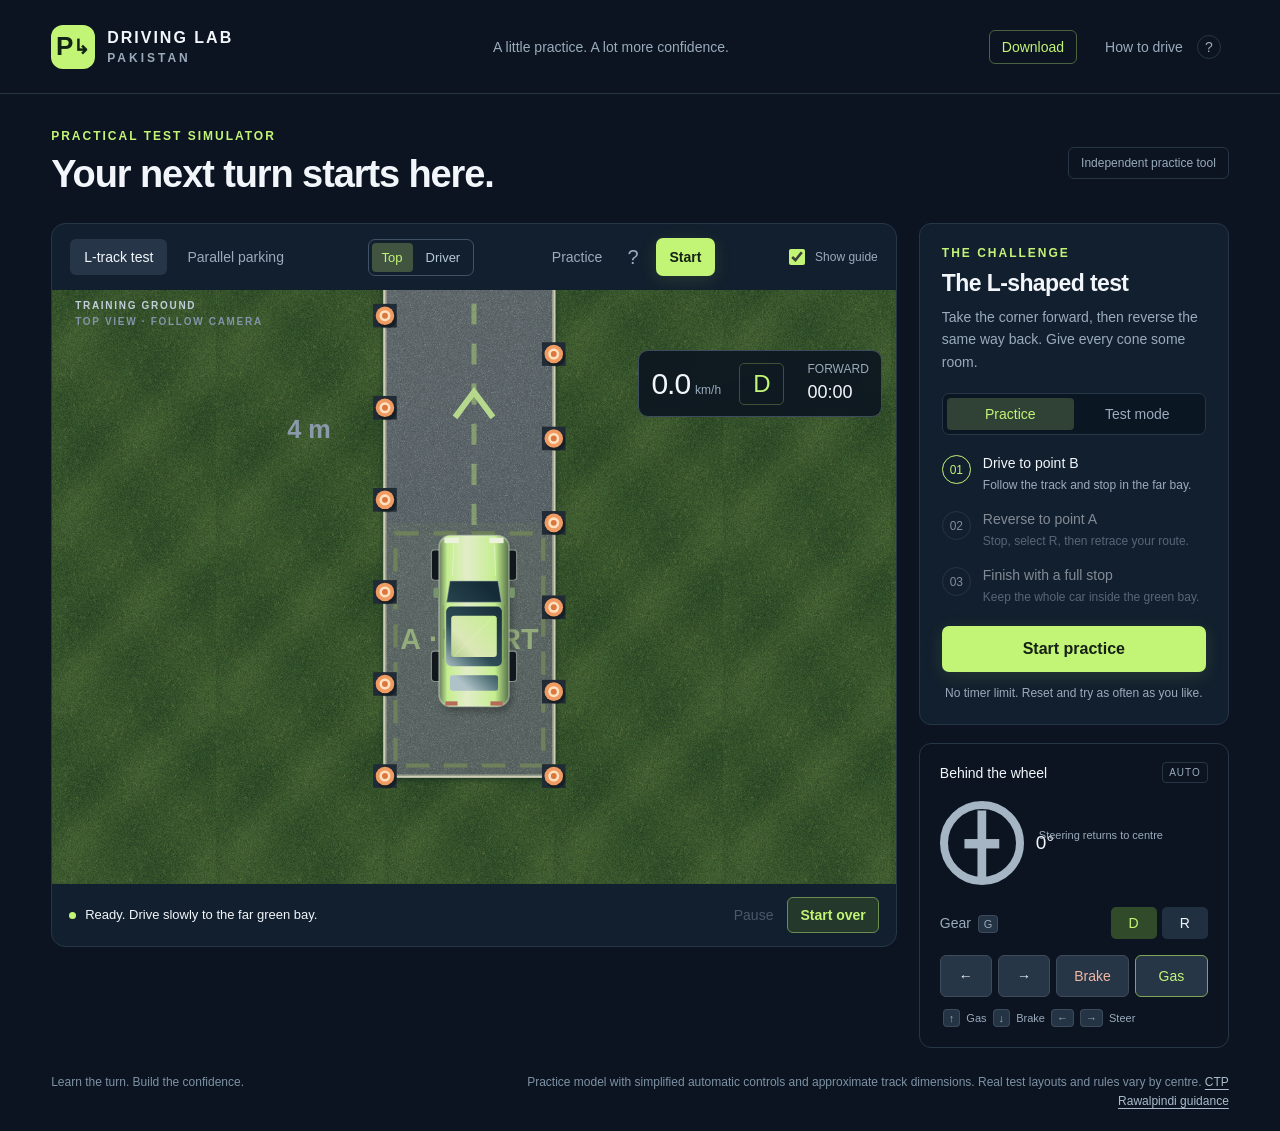
<file: index.html>
<!doctype html>
<html lang="en"><head><meta charset="utf-8"><meta name="viewport" content="width=device-width,initial-scale=1"><meta name="theme-color" content="#0a1420"><meta name="description" content="Practice Pakistan's L-shaped driving test and parallel parking with an interactive car simulator."><title>Pakistan Driving Lab</title><link rel="stylesheet" href="style.css"><link rel="icon" type="image/svg+xml" href="data:image/svg+xml,%3Csvg%20xmlns%3D%22http%3A%2F%2Fwww.w3.org%2F2000%2Fsvg%22%20viewBox%3D%220%200%2032%2032%22%3E%3Crect%20width%3D%2232%22%20height%3D%2232%22%20rx%3D%228%22%20fill%3D%22%23c2f476%22%2F%3E%3Cpath%20d%3D%22M10%207v18h15%22%20fill%3D%22none%22%20stroke%3D%22%23142114%22%20stroke-width%3D%225%22%2F%3E%3Cpath%20d%3D%22M10%209v14h12%22%20fill%3D%22none%22%20stroke%3D%22%23c2f476%22%20stroke-width%3D%221%22%20stroke-dasharray%3D%222%202%22%2F%3E%3C%2Fsvg%3E"></head>
<body><div id="appShell"><header><a class="brand" href="./"><span class="brandmark">P<span>↳</span></span><span>DRIVING LAB<small>PAKISTAN</small></span></a><span class="header-note">A little practice. A lot more confidence.</span><a class="download-link" href="Pakistan-Driving-Simulator.html" download>Download</a><button id="help" class="quiet">How to drive <span>?</span></button></header>
<main><div class="intro"><div><p class="eyebrow">PRACTICAL TEST SIMULATOR</p><h1>Your next turn starts here.</h1></div><span class="practice-tag">Independent practice tool</span></div>
<div class="workspace"><section class="sim" aria-label="Driving simulator"><div class="simbar"><div class="tabs" role="group" aria-label="Select course"><button id="lcourse" class="selected">L-track test</button><button id="parking">Parallel parking</button></div><div class="view-switch"><button id="topView" class="selected">Top</button><button id="driverView">Driver</button><button id="lookBack" hidden>Look back</button></div><div class="game-actions"><button id="gameMode" class="quiet">Practice</button><button id="gameHelp" class="quiet" aria-label="Driving instructions">?</button><button id="gameStart" class="primary">Start</button></div><label class="guide"><input type="checkbox" id="guides" checked> Show guide</label></div><div class="viewport"><canvas id="course" aria-label="Overhead driving course; use arrow keys to steer and accelerate"></canvas><div class="map-label">TRAINING GROUND <span id="cameraLabel">TOP VIEW · FOLLOW CAMERA</span></div><div class="live-tag" id="live">READY TO DRIVE</div><div class="overlay" id="result" hidden><div><p class="eyebrow" id="resultKicker"></p><h2 id="resultTitle"></h2><p id="resultText"></p><button id="retry" class="primary">Try again</button></div></div><div class="telemetry"><div><strong id="speed">0.0</strong><span>km/h</span></div><div class="gear-display" id="gearDisplay">D</div><div><span id="phase">FORWARD</span><small id="clock">00:00</small></div></div></div><div class="bottom-strip"><span><i class="dot"></i><span id="statusText">Ready. Drive slowly to the far green bay.</span></span><button id="pause" class="quiet" disabled>Pause</button><button id="reset" class="quiet" aria-label="Return to start and clear the current run">Start over</button></div></section>
<aside><div class="lesson"><p class="eyebrow">THE CHALLENGE</p><h2 id="lessonTitle">The L-shaped test</h2><p id="lessonDesc">Take the corner forward, then reverse the same way back. Give every cone some room.</p><div class="mode" role="group" aria-label="Driving mode"><button id="practice" class="selected">Practice</button><button id="exam">Test mode</button></div><ol class="steps"><li id="step1" class="active"><span>01</span><div><strong id="step1Title">Drive to point B</strong><small id="step1Desc">Follow the track and stop in the far bay.</small></div></li><li id="step2"><span>02</span><div><strong id="step2Title">Reverse to point A</strong><small id="step2Desc">Stop, select R, then retrace your route.</small></div></li><li id="step3"><span>03</span><div><strong>Finish with a full stop</strong><small>Keep the whole car inside the green bay.</small></div></li></ol><button id="start" class="primary">Start practice</button><p class="mode-info" id="modeInfo">No timer limit. Reset and try as often as you like.</p></div><div class="controls"><div class="controls-title"><h3>Behind the wheel</h3><span>AUTO</span></div><div class="steering"><div id="wheel" role="slider" tabindex="0" aria-label="Drag steering wheel left or right" aria-valuemin="-100" aria-valuemax="100" aria-valuenow="0">╋</div><span id="steerValue">0°</span><small>Steering returns to centre</small></div><div class="gear-row"><span>Gear <kbd>G</kbd></span><div><button class="selected" id="drive">D</button><button id="reverse">R</button></div></div><div class="touch-controls"><button data-control="left" aria-label="Steer left">←</button><button data-control="right" aria-label="Steer right">→</button><button data-control="brake" class="brake">Brake</button><button data-control="gas" class="gas">Gas</button></div><p class="keyhelp"><kbd>↑</kbd> Gas <kbd>↓</kbd> Brake <kbd>←</kbd><kbd>→</kbd> Steer</p></div></aside></div>
<footer><span>Learn the turn. Build the confidence.</span><p>Practice model with simplified automatic controls and approximate track dimensions. Real test layouts and rules vary by centre. <a href="https://ctprwp.gop.pk/public-services/driving-test-prepration/" target="_blank" rel="noopener">CTP Rawalpindi guidance</a></p></footer></main>
<div class="mobile-dock" aria-label="Mobile driving controls"><div class="thumb-group"><span>STEER</span><div id="thumbSteer" class="thumb-pad" role="slider" tabindex="0" aria-label="Rotate steering wheel" aria-valuemin="-100" aria-valuemax="100" aria-valuenow="0" aria-valuetext="Centred"><span id="thumbKnob" class="thumb-knob" aria-hidden="true"><i class="wheel-marker"></i><i class="wheel-spoke left-spoke"></i><i class="wheel-spoke right-spoke"></i><i class="wheel-spoke bottom-spoke"></i><i class="wheel-hub"></i></span></div></div><div class="mobile-pedals"><button id="mobileBrake" class="mobile-brake" data-control="brake">Brake</button><div class="direction-pedals"><button id="mobileForward" data-direction="1" class="forward-pedal"><b>↑</b><span>Forward</span></button><button id="mobileReverse" data-direction="-1" class="reverse-pedal"><b>↓</b><span>Reverse</span></button></div><small>HOLD TO MOVE</small></div></div><dialog id="helpDialog"><button id="closeHelp" class="close" aria-label="Close instructions">×</button><p class="eyebrow">QUICK START</p><h2>Slow is smooth.</h2><p>Tap <b>Start</b> or hold <b>Forward</b>, then hold <kbd>↑</kbd> to accelerate. Use <kbd>←</kbd> and <kbd>→</kbd> to steer. Hold <kbd>↓</kbd> or <kbd>Space</kbd> to brake.</p><p>Stop before changing gear. Press <kbd>G</kbd> or select <b>D / R</b>. In reverse, keep using the gas pedal: steering direction acts on the front wheels, so the rear swings the other way.</p><p>Choose Top for a close overhead follow camera, or Driver for a view through the windscreen with live left and right side mirrors. Look back switches the driver camera behind you; selecting Reverse also shows the rear view. The mobile game uses a landscape layout. Rotate the bottom-left steering wheel by tracing a circle around its rim; in portrait, the game rotates sideways, so turn your phone for comfortable driving. Hold Forward or Reverse at the bottom right to move. Releasing Forward applies smooth automatic braking; use Brake to stop firmly. Changing direction brakes before switching gear. Release the thumb to centre the steering. The green bay is your destination; stop with your entire car inside it.</p><p>Test mode ends on a cone hit or track exit. The L-track allows one forward adjustment during the return. Its 3-minute timer is a simulator challenge setting, not an official time limit.</p><button id="gotIt" class="primary">Got it</button></dialog></div><script src="app.js"></script></body></html>
</file>
<file: style.css>
:root{color-scheme:dark;--bg:#0b1420;--panel:#121f2e;--line:#263647;--muted:#9aabbc;--white:#f2f6fb;--green:#c2f476;--font:'DM Sans',sans-serif}*{box-sizing:border-box}body{margin:0;background:var(--bg);color:var(--white);font-family:var(--font);font-size:16px}button,a,input{touch-action:manipulation}button{font:inherit;cursor:pointer;border:0;color:inherit}button:disabled{opacity:.4;cursor:default}button:focus-visible,a:focus-visible,input:focus-visible{outline:3px solid var(--green);outline-offset:4px}header{height:94px;border-bottom:1px solid var(--line);display:flex;align-items:center;justify-content:space-between;padding:0 4%;gap:20px}.brand{display:flex;align-items:center;gap:12px;color:var(--white);text-decoration:none;font-family:Manrope,sans-serif;font-weight:800;letter-spacing:2px;font-size:16px}.brand small{display:block;color:var(--muted);font-size:12px;letter-spacing:3px;margin-top:4px}.brandmark{background:var(--green);color:#112315;display:flex;align-items:center;justify-content:center;border-radius:12px;height:44px;width:44px;letter-spacing:0;font-size:26px}.brandmark span{font-size:20px}.header-note{font-size:14px;color:var(--muted)}.quiet{background:transparent;color:var(--muted);font-size:14px;padding:8px}#help span{display:inline-flex;border:1px solid var(--line);width:24px;height:24px;align-items:center;justify-content:center;border-radius:50%;margin-left:10px}main{max-width:1560px;margin:auto;padding:35px 4% 20px}.intro{display:flex;justify-content:space-between;align-items:center;margin-bottom:27px;gap:20px}.eyebrow{color:var(--green);font-weight:700;font-size:12px;letter-spacing:2px;margin:0 0 10px}h1{font-family:Manrope,sans-serif;font-size:clamp(26px,3vw,38px);font-weight:700;letter-spacing:-1.1px;margin:0}.practice-tag{font-size:12px;color:var(--muted);border:1px solid var(--line);padding:8px 12px;border-radius:6px}.workspace{display:grid;grid-template-columns:minmax(0,1fr) 310px;gap:22px;align-items:start}.sim{border:1px solid var(--line);border-radius:14px;overflow:hidden;background:var(--panel)}.simbar{display:flex;justify-content:space-between;align-items:center;padding:14px 18px;gap:12px}.tabs{display:flex;gap:6px}.tabs button{padding:10px 14px;background:transparent;font-size:14px;color:var(--muted);border-radius:6px}.tabs button.selected{color:var(--white);background:#263648}.guide{display:flex;align-items:center;gap:7px;font-size:12px;color:var(--muted);white-space:nowrap}input{accent-color:var(--green);height:16px;width:16px}.viewport{position:relative;background:#253443;aspect-ratio:1.42;min-height:360px}canvas{display:block;width:100%;height:100%}.map-label{position:absolute;top:22px;left:23px;font-size:11px;color:#c2cdda;font-weight:600;letter-spacing:1.7px;pointer-events:none}.map-label span{display:block;margin-top:5px;color:#8194a8;font-size:10px}.live-tag{position:absolute;top:22px;right:22px;border:1px solid #597143;color:#d2f2a8;background:#22382ad9;padding:7px 9px;font-size:10px;letter-spacing:1.2px;border-radius:4px;pointer-events:none}.telemetry{position:absolute;bottom:20px;left:20px;background:#0b1420e8;backdrop-filter:blur(12px);border:1px solid #3d4c5d;border-radius:10px;display:flex;align-items:center;gap:18px;padding:14px 20px;pointer-events:none}.telemetry strong{font-size:30px;font-weight:500;letter-spacing:-1px}.telemetry span{font-size:12px;color:var(--muted);margin-left:5px}.telemetry .gear-display{font-size:24px;color:var(--green);border:1px solid #405035;padding:6px 13px;border-radius:5px}.telemetry small{display:block;font-size:18px;margin:5px}.bottom-strip{display:flex;align-items:center;padding:13px 17px;gap:6px;font-size:13px;min-height:60px}.bottom-strip>span{flex:1;display:flex;gap:9px;align-items:center;line-height:1.5}.dot{width:7px;height:7px;background:var(--green);border-radius:50%;flex-shrink:0}aside{display:flex;flex-direction:column;gap:18px}.lesson{background:var(--panel);border:1px solid var(--line);border-radius:12px;padding:22px}.lesson h2{font-family:Manrope,sans-serif;font-size:23px;letter-spacing:-.6px;margin:0 0 9px}.lesson>p:not(.eyebrow){color:var(--muted);font-size:14px;line-height:1.6;margin:0}.mode{display:flex;background:#0b1623;border:1px solid var(--line);border-radius:7px;padding:4px;margin:20px 0}.mode button{background:transparent;flex:1;padding:8px;color:var(--muted);font-size:14px;border-radius:4px}.mode button.selected{background:#304235;color:var(--green)}.steps{list-style:none;padding:0;margin:0 0 20px}.steps li{display:flex;gap:12px;margin:17px 0;opacity:.5}.steps li.active,.steps li.done{opacity:1}.steps li>span{font-family:Manrope,sans-serif;font-size:12px;border:1px solid #3a4a59;border-radius:50%;width:29px;height:29px;display:flex;align-items:center;justify-content:center;flex-shrink:0}.steps li.active>span{border-color:var(--green);color:var(--green)}.steps li.done>span{background:#354b31;color:var(--green)}.steps strong{font-size:14px;font-weight:500;display:block}.steps small{display:block;color:var(--muted);font-size:12px;line-height:1.5;margin-top:5px}.primary{background:var(--green);color:#142114;font-weight:700;border-radius:7px;padding:13px 20px;min-height:46px;box-shadow:0 4px 18px #b9ef6820}.lesson>.primary{width:100%}.lesson>p.mode-info{font-size:12px;text-align:center;line-height:1.5;margin-top:12px}.controls{border:1px solid var(--line);border-radius:12px;padding:18px 20px}.controls-title{display:flex;align-items:center;justify-content:space-between}.controls-title h3{font-size:14px;font-weight:500;margin:0}.controls-title>span{font-size:10px;letter-spacing:1px;color:var(--muted);border:1px solid var(--line);padding:4px 6px;border-radius:4px}.steering{display:flex;align-items:center;gap:12px;position:relative;padding:18px 0 22px}#wheel{height:43px;width:43px;border:4px solid #a5b5c4;display:flex;align-items:center;justify-content:center;border-radius:50%;font-size:31px;color:#a5b5c4}#steerValue{font-size:19px}.steering small{position:absolute;left:56px;top:46px;font-size:11px;color:var(--muted)}.gear-row{display:flex;justify-content:space-between;align-items:center;font-size:14px;margin-bottom:16px}.gear-row>span{color:var(--muted)}kbd{background:#243445;border:1px solid #3c4a59;padding:2px 5px;font-family:inherit;font-size:11px;border-radius:4px;margin:0 3px}.gear-row>div{display:flex;gap:5px}.gear-row button{padding:8px 18px;background:#203041;border-radius:5px}.gear-row button.selected{background:#314b2a;color:var(--green)}.touch-controls{display:grid;grid-template-columns:1fr 1fr 1.4fr 1.4fr;gap:6px}.touch-controls button{background:#263647;border:1px solid #3e4b5a;padding:12px 5px;font-size:14px;border-radius:6px;user-select:none;touch-action:none}.touch-controls button.held{background:#6e8e56;color:#fff}.touch-controls .gas{border-color:#7fa558;color:var(--green)}.touch-controls .brake{color:#efb6a4}.keyhelp{font-size:11px;color:var(--muted);margin:12px 0 0;line-height:1.8}footer{display:flex;justify-content:space-between;gap:40px;margin-top:25px;color:#7e92a5;font-size:12px;line-height:1.6}footer>span{white-space:nowrap}footer p{max-width:710px;margin:0;text-align:right}footer a{color:#aabcce;text-underline-offset:3px}.overlay{position:absolute;inset:0;background:#0b142080;backdrop-filter:blur(3px);display:grid;place-items:center;z-index:2;padding:20px}.overlay[hidden]{display:none}.overlay>div{background:#142230;border:1px solid #55663f;padding:30px;max-width:380px;border-radius:12px;text-align:center;box-shadow:0 20px 60px #0005}.overlay h2{font-size:28px;letter-spacing:-1px;margin:8px 0}.overlay p:not(.eyebrow){color:var(--muted);font-size:14px;line-height:1.7}dialog{border:1px solid #46596c;border-radius:15px;padding:32px;background:var(--panel);color:var(--white);max-width:520px;width:calc(100% - 36px)}dialog::backdrop{background:#040b12bd;backdrop-filter:blur(4px)}dialog h2{font-size:30px;margin:8px 0 20px}dialog p{line-height:1.7;font-size:15px;color:var(--muted)}dialog .eyebrow{color:var(--green);font-size:12px}.close{position:absolute;top:13px;right:14px;background:transparent;color:var(--muted);font-size:26px}@media(min-width:1450px){.viewport{aspect-ratio:1.65}}@media(max-width:1000px){.workspace{grid-template-columns:minmax(0,1fr) 280px;gap:16px}main{padding:26px 3%}header{padding:0 3%}.header-note{display:none}.viewport{aspect-ratio:1.1}.lesson{padding:18px}.simbar{padding:10px}.tabs button{padding:10px}.guide{font-size:11px}}@media(max-width:760px){header{height:76px}.intro{margin-bottom:20px}.intro h1{font-size:25px}.practice-tag{display:none}.workspace{grid-template-columns:1fr}.viewport{aspect-ratio:1.25;min-height:290px}aside{display:grid;grid-template-columns:1fr 1fr;gap:12px}.lesson,.controls{padding:16px}.lesson h2{font-size:21px}.steps{margin-bottom:12px}.steps li{margin:12px 0}.map-label{left:13px;top:14px}.live-tag{top:14px;right:13px}.telemetry{left:12px;bottom:12px;padding:10px 12px;gap:12px}.telemetry strong{font-size:25px}footer{display:block}footer>span{display:none}footer p{text-align:left;max-width:none}.keyhelp{display:none}}@media(max-width:450px){aside{grid-template-columns:1fr}.controls{order:-1}.steering{padding:10px 0 20px}.steering small{top:37px}.controls-title{float:right;margin-top:8px}.gear-row{margin-top:-8px}.touch-controls button{padding:15px 8px}.tabs button{font-size:12px}.simbar{gap:4px}.bottom-strip{font-size:12px;padding:10px}.map-label{font-size:9px}.live-tag{font-size:8px}.lesson .steps{display:flex;gap:10px}.steps li{flex:1;display:block}.steps li>span{margin-bottom:8px}.steps small{font-size:11px}.steps strong{font-size:12px}}
.download-link{color:var(--green);text-decoration:none;border:1px solid #4a6240;border-radius:6px;font-size:14px;padding:8px 12px;margin-left:auto}.header-note{margin-left:auto}.mobile-dock{display:none}.thumb-pad{position:relative;border-radius:50%;background:radial-gradient(circle,#253d49 0%,#172b38 70%);border:2px solid #536b78;width:116px;height:116px;touch-action:none;user-select:none;box-shadow:0 8px 26px #0005;cursor:grab}.thumb-pad:active{cursor:grabbing}.thumb-pad:focus-visible{outline:3px solid var(--green);outline-offset:4px}.thumb-knob{position:absolute;left:calc(50% - 24px);top:calc(50% - 24px);width:48px;height:48px;display:grid;place-items:center;border:3px solid #b1d092;border-radius:50%;background:#425e46;color:var(--green);font-size:31px;box-shadow:0 3px 12px #0005;pointer-events:none;transition:transform .16s ease}.thumb-pad.dragging .thumb-knob{transition:none}.stick-axis{position:absolute;top:50%;left:14px;right:14px;height:1px;background:#63807955}.stick-mark{position:absolute;top:42px;font-size:24px;color:#91a7b3;pointer-events:none}.left-mark{left:8px}.right-mark{right:8px}.thumb-group>span{display:block;text-align:center;font-size:11px;letter-spacing:2px;color:#adbfcc;margin-bottom:8px}.mobile-pedals{width:152px}.mobile-pedals button{touch-action:none;user-select:none;border-radius:9px;min-height:44px;border:1px solid #80975f;background:#243c2d;color:var(--green);font-weight:600}.mobile-pedals .mobile-brake{width:100%;background:#38282c;color:#ffc0ae;border-color:#856057;margin-bottom:8px}.direction-pedals{display:flex;gap:8px}.direction-pedals button{flex:1;display:flex;flex-direction:column;align-items:center;justify-content:center;min-height:70px;gap:3px;font-size:12px}.direction-pedals b{font-size:24px;line-height:1}.direction-pedals .reverse-pedal{background:#25364b;border-color:#6f899b;color:#c0d7ed}.mobile-pedals button.held{background:#6d914a;color:#0b1b12;border-color:#d1f58b;transform:scale(.97)}.mobile-pedals .mobile-brake.held{background:#bd7160;color:white}.mobile-pedals small{display:block;text-align:center;font-size:10px;color:#9fb3c2;letter-spacing:1px;margin-top:7px}.thumb-pad[aria-disabled="true"]{opacity:.5}
@media(max-width:900px) and (pointer:coarse),(max-width:760px){body{padding-bottom:180px}.mobile-dock{display:flex;position:fixed;z-index:9;bottom:0;left:0;right:0;align-items:flex-end;justify-content:space-between;padding:12px max(16px,env(safe-area-inset-right)) max(14px,env(safe-area-inset-bottom)) max(16px,env(safe-area-inset-left));background:linear-gradient(0deg,#0a1420 75%,#0a1420ee 90%,transparent);pointer-events:none}.mobile-dock>div{pointer-events:auto}.controls .touch-controls,.controls .steering{display:none}.controls .gear-row{margin-top:14px;margin-bottom:0}.controls-title{float:none;margin:0}.controls{order:0}.mobile-playing .sim{position:fixed;z-index:7;inset:0 0 174px;border-radius:0;display:flex;flex-direction:column}.mobile-playing .viewport{flex:1;min-height:0;aspect-ratio:auto}.mobile-playing .simbar{flex-shrink:0;padding-top:max(10px,env(safe-area-inset-top));min-height:54px}.mobile-playing .bottom-strip{flex-shrink:0;min-height:58px;background:var(--panel)}.mobile-playing .telemetry{left:auto;right:10px;bottom:10px;padding:7px 10px;gap:8px}.mobile-playing .telemetry strong{font-size:22px}.mobile-playing .telemetry .gear-display{font-size:18px;padding:4px 8px}.mobile-playing .telemetry small{font-size:14px}.mobile-playing .overlay>div{padding:18px}.mobile-playing .overlay h2{font-size:24px}.mobile-playing .overlay p:not(.eyebrow){font-size:13px}.mobile-playing .lesson,.mobile-playing .controls{visibility:hidden}.header-note{display:none}header{gap:8px}.download-link{font-size:12px;padding:7px 9px}#help{font-size:12px}#help span{display:none}}
@media(max-height:500px) and (pointer:coarse){.mobile-playing .sim{bottom:126px}.mobile-dock{padding-top:0}.thumb-group>span{display:none}.thumb-pad{height:96px;width:96px}.mobile-pedals{display:grid;width:220px;grid-template-columns:64px 1fr;gap:8px}.mobile-pedals .mobile-brake{height:74px;margin:0;align-self:center}.mobile-pedals small{display:none}.mobile-playing .simbar{min-height:44px}.mobile-playing .bottom-strip{min-height:44px;padding:5px 12px}.map-label,.live-tag{top:8px}}
.game-actions{display:flex;align-items:center;gap:5px}.game-actions .primary{padding:8px 14px;min-height:38px;font-size:14px}#wheel{touch-action:none;cursor:grab;user-select:none}#wheel:focus-visible{outline:3px solid var(--green);outline-offset:4px}.viewport{background:#315d3e}.game-actions #gameHelp{font-size:20px;padding:7px 12px}
@media(pointer:coarse),(max-width:900px){html,body{width:100%;height:100%;overflow:hidden;overscroll-behavior:none}body{padding:0}#appShell{position:fixed;inset:0;width:100dvw;height:100dvh;overflow:hidden;background:var(--bg)}header,.intro,aside,footer{display:none}main{padding:0;max-width:none}.workspace{display:block}.sim,.mobile-playing .sim{position:absolute;inset:0;border:0;border-radius:0;display:flex;flex-direction:column;height:100%}.simbar,.mobile-playing .simbar{padding:6px 12px;min-height:50px;flex-shrink:0;gap:10px}.simbar .guide{margin-left:auto;font-size:12px}.tabs button{font-size:14px;padding:8px 12px}.viewport,.mobile-playing .viewport{flex:1;min-height:0;aspect-ratio:auto}.bottom-strip,.mobile-playing .bottom-strip{min-height:40px;padding:4px 140px;flex-shrink:0;gap:6px;background:var(--panel)}.bottom-strip>span{font-size:12px}.bottom-strip .quiet{min-height:36px}.mobile-dock{display:flex;position:absolute;inset:auto 12px 44px;z-index:9;align-items:flex-end;padding:0;background:none;pointer-events:none}.mobile-dock>div{pointer-events:auto}.thumb-pad{width:108px;height:108px;border-width:2px}.thumb-group>span{font-size:11px;margin-bottom:6px}.mobile-pedals{display:block;width:148px}.mobile-pedals .mobile-brake{height:38px;min-height:38px;margin:0 0 6px}.direction-pedals button{min-height:63px}.mobile-pedals small{display:none}.map-label{top:12px;left:12px;font-size:10px}.live-tag{top:12px;right:12px}.telemetry,.mobile-playing .telemetry{left:12px;right:auto;bottom:142px;padding:5px 8px;gap:7px}.telemetry strong,.mobile-playing .telemetry strong{font-size:20px}.telemetry .gear-display,.mobile-playing .telemetry .gear-display{font-size:17px;padding:3px 7px}.telemetry small,.mobile-playing .telemetry small{font-size:13px}.overlay{z-index:10;padding:14px 170px 14px 130px}.overlay>div,.mobile-playing .overlay>div{padding:16px;max-width:350px}.overlay h2{font-size:23px}.overlay p:not(.eyebrow){font-size:13px;line-height:1.45}.overlay .primary{min-height:38px;padding:8px 16px}dialog{max-height:90dvh;overflow:auto}}
@media(orientation:portrait) and (pointer:coarse),(orientation:portrait) and (max-width:900px){#appShell{inset:auto;left:50%;top:50%;width:100dvh;height:100dvw;transform:translate(-50%,-50%) rotate(90deg);transform-origin:center}.simbar,.mobile-playing .simbar{min-height:46px}.thumb-pad{width:96px;height:96px}.stick-mark{top:32px}.mobile-dock{bottom:42px}.telemetry,.mobile-playing .telemetry{bottom:127px}.bottom-strip,.mobile-playing .bottom-strip{padding:3px 120px;min-height:38px}dialog{transform:rotate(90deg);width:min(80dvh,520px);max-height:85dvw}}
@media(max-height:360px) and (orientation:landscape){.thumb-pad{width:90px;height:90px}.stick-mark{top:29px}.thumb-group>span{display:none}.mobile-pedals{width:138px}.direction-pedals button{min-height:50px}.telemetry,.mobile-playing .telemetry{bottom:115px}.simbar,.mobile-playing .simbar{min-height:44px}.bottom-strip,.mobile-playing .bottom-strip{min-height:36px}}
.view-switch{display:flex;gap:3px;border:1px solid #405366;padding:3px;border-radius:7px}.view-switch button{background:transparent;color:#b6c9d7;border-radius:4px;font-size:13px;padding:7px 10px;white-space:nowrap}.view-switch button.selected{background:#415440;color:var(--green)}.thumb-pad{border:0;background:#11233180;box-shadow:0 3px 16px #0005}.thumb-knob{left:8px;top:8px;width:calc(100% - 16px);height:calc(100% - 16px);border:6px solid #d0ddb4;background:#1b3024a8;color:#e1f1ce;box-shadow:inset 0 0 0 2px #6b835d,0 3px 10px #0005;transition:transform .08s linear}.thumb-pad.dragging .thumb-knob{transition:none}.wheel-marker{position:absolute;left:calc(50% - 3px);top:-6px;width:6px;height:11px;background:#93c94a;border-radius:2px}.wheel-hub{position:absolute;left:calc(50% - 13px);top:calc(50% - 13px);width:26px;height:26px;background:#4a6150;border:2px solid #bccca6;border-radius:50%}.wheel-spoke{position:absolute;left:50%;top:calc(50% - 3px);height:6px;width:42%;background:#c4d2b0;transform-origin:0 50%;border-radius:2px}.left-spoke{transform:rotate(195deg)}.right-spoke{transform:rotate(-15deg)}.bottom-spoke{transform:rotate(90deg)}.thumb-group>span{font-size:10px;letter-spacing:1px}.simbar{flex-wrap:wrap}.telemetry{left:auto;right:14px;top:60px;bottom:auto;padding:8px 12px}.map-label{top:10px;font-size:10px}.map-label span{font-size:10px}.live-tag{display:none}
@media(pointer:coarse),(max-width:900px){.simbar,.mobile-playing .simbar{gap:5px;padding:5px 8px;min-height:46px;flex-wrap:nowrap}.simbar .guide{font-size:10px;gap:3px}.simbar input{width:14px;height:14px}.tabs button{padding:7px 8px;font-size:12px}.view-switch button{padding:6px 7px;font-size:12px}.game-actions{gap:0}.game-actions .quiet{font-size:12px;padding:7px}.game-actions .primary{padding:7px 10px;font-size:12px}.telemetry,.mobile-playing .telemetry{top:12px;right:12px;left:auto;bottom:auto;padding:6px 9px;gap:7px;background:#0a1420cc}.telemetry>div:last-child{display:none}.thumb-group>span{display:none}.mobile-dock{bottom:44px;left:14px;right:14px}.bottom-strip,.mobile-playing .bottom-strip{padding:4px 12px}.bottom-strip>span{line-height:1.2}.map-label{max-width:160px}.map-label span{line-height:1.4}.mobile-pedals .mobile-brake{background:#38282cdd}.direction-pedals .forward-pedal{background:#24442bdd}.direction-pedals .reverse-pedal{background:#25364bdd}}
.thumb-pad{width:220px;height:220px;background:radial-gradient(circle,#10202bd9 30%,#293b44cc 70%,#0b172299 100%);box-shadow:0 8px 24px #0005}.thumb-knob{left:10px;top:10px;width:calc(100% - 20px);height:calc(100% - 20px);border:12px solid #36413e;background:radial-gradient(circle,#162c32aa 10%,#0c191c99 65%);box-shadow:inset 0 0 0 2px #0b171a,inset 0 4px 10px #bac7b755,0 0 0 2px #77837a,0 8px 14px #0007}.wheel-marker{top:-12px;height:20px;background:#b3d67b;width:8px;left:calc(50% - 4px)}.wheel-spoke{height:12px;top:calc(50% - 6px);background:linear-gradient(#b4bcb2,#586865 50%,#182829);box-shadow:0 2px 4px #0005}.wheel-hub{width:48px;height:48px;left:calc(50% - 24px);top:calc(50% - 24px);background:radial-gradient(circle at 35% 30%,#607170,#2d4147 75%);border:3px solid #91a199;box-shadow:0 4px 8px #0006}#wheel{width:84px;height:84px;border-width:8px;font-size:56px}.steering{min-height:110px}.steering small{left:99px}.mobile-dock{align-items:flex-end}
@media(pointer:coarse),(max-width:900px){.thumb-pad{width:204px;height:204px}.thumb-knob{border-width:10px}.wheel-marker{top:-10px;height:18px}.mobile-dock{left:10px;right:14px;bottom:42px}.overlay{padding-left:220px;padding-right:170px}.map-label{max-width:150px}.thumb-pad[aria-disabled="true"]{opacity:.35}}
@media(orientation:portrait) and (pointer:coarse),(orientation:portrait) and (max-width:900px){.thumb-pad{width:184px;height:184px}.overlay{padding-left:200px}}
@media(max-height:360px) and (orientation:landscape){.thumb-pad{width:172px;height:172px}.overlay{padding-left:185px}}
.driver-camera .telemetry{display:none}.driver-camera .map-label{left:50%;transform:translateX(-50%);text-align:center;max-width:220px;color:#17303e;text-shadow:0 1px 3px #ffffffa6}.driver-camera .map-label span{color:#294350}

#reset{color:#c2f476;background:#24382b;border:1px solid #6b8e50;border-radius:6px;min-height:36px;padding:7px 12px;font-size:14px;font-weight:600;flex-shrink:0}#reset:hover{background:#334e34}
</file>
